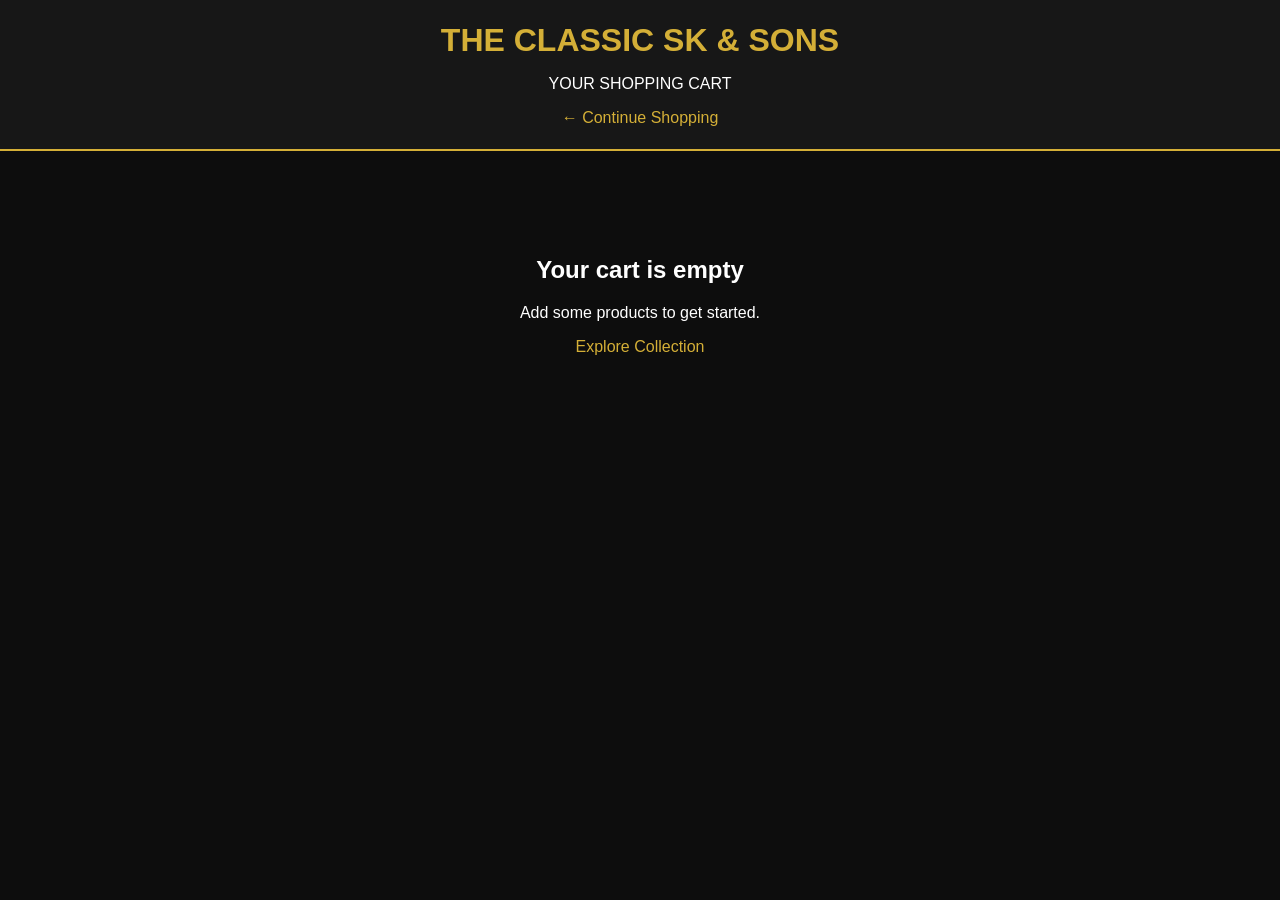
<file: cart.html>
<!DOCTYPE html>
<html lang="en">
<head>
<meta charset="UTF-8">
<meta name="viewport" content="width=device-width, initial-scale=1.0">
<title>Shopping Cart | THE CLASSIC SK & SONS</title>

<style>
* {
    box-sizing: border-box;
}

body {
    margin: 0;
    font-family: Arial, sans-serif;
    background: #0d0d0d;
    color: #fff;
}

header {
    background: #171717;
    padding: 22px;
    text-align: center;
    border-bottom: 2px solid #d4af37;
}

header h1 {
    color: #d4af37;
    margin: 0 0 10px;
}

a {
    color: #d4af37;
    text-decoration: none;
}

main {
    max-width: 1000px;
    margin: 30px auto;
    padding: 15px;
}

.cart-item {
    display: flex;
    align-items: center;
    gap: 18px;
    padding: 18px 0;
    border-bottom: 1px solid #444;
}

.cart-item img {
    width: 100px;
    height: 120px;
    object-fit: cover;
    border-radius: 5px;
}

.details {
    flex: 1;
}

.details h3 {
    margin: 0 0 10px;
}

.price {
    color: #d4af37;
    font-weight: bold;
}

button {
    padding: 9px 13px;
    margin: 4px;
    border: 1px solid #d4af37;
    background: transparent;
    color: #d4af37;
    cursor: pointer;
    border-radius: 4px;
}

button:hover {
    background: #d4af37;
    color: #111;
}

.remove {
    border-color: #e57373;
    color: #e57373;
}

.summary {
    margin-top: 25px;
    padding: 22px;
    background: #191919;
    border: 1px solid #444;
    border-radius: 8px;
    text-align: right;
}

.summary h2 {
    color: #d4af37;
}

.empty {
    text-align: center;
    padding: 40px 10px;
}

@media (max-width: 600px) {
    .cart-item {
        align-items: flex-start;
        flex-wrap: wrap;
    }

    .cart-item img {
        width: 80px;
        height: 100px;
    }

    .summary {
        text-align: center;
    }
}
</style>
</head>

<body>

<header>
    <h1>THE CLASSIC SK &amp; SONS</h1>
    <p>YOUR SHOPPING CART</p>
    <a href="index.html">← Continue Shopping</a>
</header>

<main>
    <div id="cartItems"></div>

    <div class="summary" id="summary" hidden>
        <p>Total Items: <strong id="itemCount">0</strong></p>
        <h2>Total: ₹<span id="total">0</span></h2>
        <button onclick="checkout()">Proceed to Checkout</button>
        <button onclick="clearCart()">Clear Cart</button>
    </div>
</main>

<script>
const CART_KEY = "classicSKCart";

function getCart() {
    try {
        return JSON.parse(localStorage.getItem(CART_KEY)) || [];
    } catch {
        return [];
    }
}

function saveCart(cart) {
    localStorage.setItem(CART_KEY, JSON.stringify(cart));
}

function formatPrice(price) {
    return Number(price).toLocaleString("en-IN", {
        maximumFractionDigits: 2
    });
}

function renderCart() {
    const cart = getCart();
    const container = document.getElementById("cartItems");
    const summary = document.getElementById("summary");

    if (cart.length === 0) {
        container.innerHTML = `
            <div class="empty">
                <h2>Your cart is empty</h2>
                <p>Add some products to get started.</p>
                <a href="index.html">Explore Collection</a>
            </div>`;
        summary.hidden = true;
        return;
    }

    summary.hidden = false;

    container.innerHTML = cart.map((item, index) => `
        <div class="cart-item">
            <img src="${escapeHTML(item.image || "")}"
                 alt="${escapeHTML(item.name)}"
                 onerror="this.style.display='none'">

            <div class="details">
                <h3>${escapeHTML(item.name)}</h3>
                <p class="price">₹${formatPrice(item.price)} each</p>

                <button onclick="changeQty(${index}, -1)">−</button>
                <strong>${item.qty}</strong>
                <button onclick="changeQty(${index}, 1)">+</button>

                <p>Subtotal: ₹${formatPrice(item.price * item.qty)}</p>
                <button class="remove"
                        onclick="removeItem(${index})">Remove</button>
            </div>
        </div>
    `).join("");

    const count = cart.reduce((sum, item) => sum + item.qty, 0);
    const total = cart.reduce(
        (sum, item) => sum + item.price * item.qty, 0
    );

    document.getElementById("itemCount").textContent = count;
    document.getElementById("total").textContent = formatPrice(total);
}

function escapeHTML(value) {
    return String(value).replace(/[&<>"']/g, char => ({
        "&": "&amp;",
        "<": "&lt;",
        ">": "&gt;",
        '"': "&quot;",
        "'": "&#39;"
    })[char]);
}

function changeQty(index, amount) {
    const cart = getCart();

    if (!cart[index]) return;

    cart[index].qty += amount;

    if (cart[index].qty <= 0) {
        cart.splice(index, 1);
    }

    saveCart(cart);
    renderCart();
}

function removeItem(index) {
    const cart = getCart();
    cart.splice(index, 1);
    saveCart(cart);
    renderCart();
}

function clearCart() {
    if (confirm("Are you sure you want to clear your cart?")) {
        saveCart([]);
        renderCart();
    }
}

function checkout() {
    alert("Thank you for shopping with The Classic SK & Sons! Your order has been confirmed.");
}

renderCart();
</script>

</body>
</html>
</file>
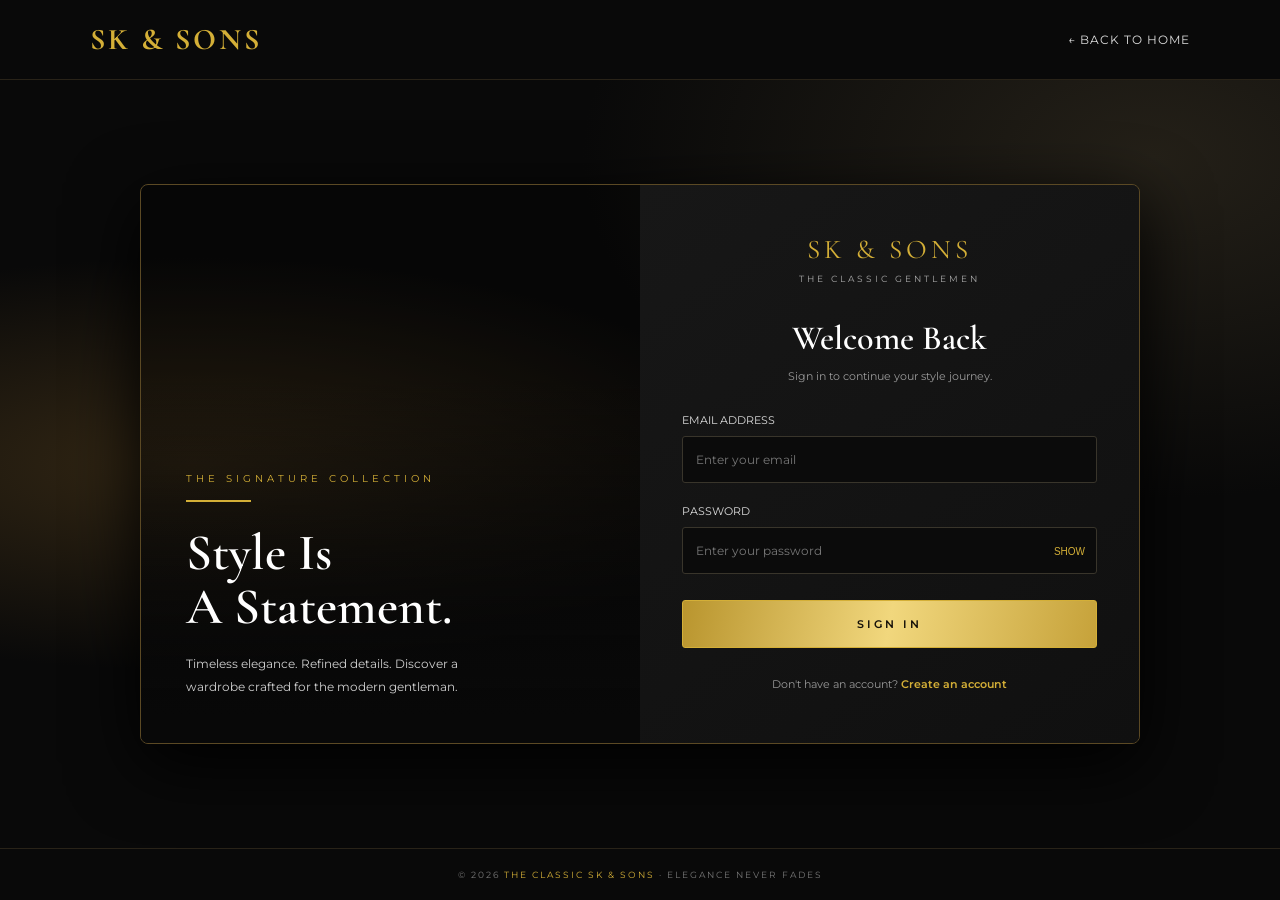
<file: login.html>
<!DOCTYPE html>
<html lang="en">
<head>
<meta charset="UTF-8">
<meta name="viewport" content="width=device-width, initial-scale=1.0">
<title>Login | THE CLASSIC SK & SONS</title>

<link href="https://fonts.googleapis.com/css2?family=Cormorant+Garamond:wght@500;600;700&family=Montserrat:wght@300;400;500;600&display=swap" rel="stylesheet">

<style>
* {
    margin: 0;
    padding: 0;
    box-sizing: border-box;
}

body {
    min-height: 100vh;
    background: #090909;
    color: #fff;
    font-family: 'Montserrat', sans-serif;
    display: flex;
    flex-direction: column;
}

/* NAVBAR */
.navbar {
    height: 80px;
    padding: 0 7%;
    display: flex;
    justify-content: space-between;
    align-items: center;
    border-bottom: 1px solid #292318;
}

.logo {
    color: #d4af37;
    font-family: 'Cormorant Garamond', serif;
    font-size: 30px;
    font-weight: 700;
    letter-spacing: 3px;
}

.navbar a {
    color: #ddd;
    text-decoration: none;
    font-size: 12px;
    letter-spacing: 1px;
}

.navbar a:hover {
    color: #d4af37;
}

/* MAIN LAYOUT */
.main {
    flex: 1;
    display: flex;
    justify-content: center;
    align-items: center;
    padding: 55px 20px;
    background:
        radial-gradient(ellipse at 15% 50%, #332714 0%, transparent 38%),
        radial-gradient(ellipse at 90% 10%, #242018 0%, transparent 35%),
        #090909;
}

.wrapper {
    width: 100%;
    max-width: 1000px;
    min-height: 540px;
    display: grid;
    grid-template-columns: 1fr 1fr;
    border: 1px solid #5b4924;
    border-radius: 8px;
    overflow: hidden;
    box-shadow: 0 20px 70px #000;
}

/* FASHION SIDE */
.fashion {
    position: relative;
    min-height: 540px;
    display: flex;
    flex-direction: column;
    justify-content: flex-end;
    padding: 45px;
    background:
        linear-gradient(to top, #080808 5%, rgba(0,0,0,.3) 65%),
        url('https://images.unsplash.com/photo-1617137968427-85924c800a22?auto=format&fit=crop&w=1000&q=85')
        center/cover no-repeat;
}

.collection {
    color: #d4af37;
    letter-spacing: 4px;
    font-size: 10px;
    margin-bottom: 15px;
}

.fashion h1 {
    font-family: 'Cormorant Garamond', serif;
    font-size: clamp(35px, 4vw, 52px);
    line-height: 1.05;
    font-weight: 600;
    margin-bottom: 18px;
}

.fashion p {
    color: #d0d0d0;
    font-size: 12px;
    line-height: 1.9;
    max-width: 310px;
}

.gold-line {
    width: 65px;
    height: 2px;
    background: #d4af37;
    margin-bottom: 25px;
}

/* LOGIN SIDE */
.login-panel {
    display: flex;
    justify-content: center;
    flex-direction: column;
    padding: 48px 42px;
    background: linear-gradient(145deg, #171717, #101010);
}

.small-logo {
    text-align: center;
    font-family: 'Cormorant Garamond', serif;
    color: #d4af37;
    font-size: 27px;
    letter-spacing: 4px;
}

.subtitle {
    text-align: center;
    color: #aaa;
    font-size: 9px;
    letter-spacing: 3px;
    margin-top: 7px;
}

h2 {
    font-family: 'Cormorant Garamond', serif;
    font-size: 34px;
    text-align: center;
    margin-top: 34px;
    margin-bottom: 8px;
    font-weight: 600;
}

.description {
    text-align: center;
    color: #999;
    font-size: 11px;
    margin-bottom: 28px;
    line-height: 1.7;
}

label {
    display: block;
    color: #ddd;
    font-size: 11px;
    margin-bottom: 9px;
}

.input-group {
    margin-bottom: 21px;
}

.input-box {
    position: relative;
}

input {
    width: 100%;
    height: 47px;
    padding: 0 13px;
    background: #0b0b0b;
    border: 1px solid #39352b;
    border-radius: 3px;
    color: #fff;
    font-family: inherit;
    font-size: 12px;
    outline: none;
    transition: .3s;
}

input:focus {
    border-color: #d4af37;
    box-shadow: 0 0 10px #d4af371c;
}

input::placeholder {
    color: #777;
}

.password-input {
    padding-right: 65px;
}

.toggle {
    position: absolute;
    right: 12px;
    top: 50%;
    transform: translateY(-50%);
    color: #d4af37;
    background: none;
    border: none;
    cursor: pointer;
    font-size: 10px;
}

.submit {
    width: 100%;
    height: 48px;
    margin-top: 5px;
    border: 1px solid #d4af37;
    border-radius: 3px;
    background: linear-gradient(100deg, #b9952e, #f1d77d, #c6a23a);
    color: #15110a;
    font-family: inherit;
    font-size: 11px;
    font-weight: 600;
    letter-spacing: 3px;
    cursor: pointer;
    transition: .3s;
}

.submit:hover {
    background: #fff0ae;
    box-shadow: 0 0 22px #d4af3733;
    transform: translateY(-2px);
}

.message {
    display: none;
    color: #d4af37;
    font-size: 11px;
    text-align: center;
    line-height: 1.7;
    margin-top: 15px;
}

.bottom {
    text-align: center;
    color: #999;
    font-size: 11px;
    margin-top: 25px;
    line-height: 2;
}

.bottom a {
    color: #d4af37;
    text-decoration: none;
    font-weight: 600;
}

.bottom a:hover {
    text-decoration: underline;
}

.footer {
    padding: 20px;
    text-align: center;
    border-top: 1px solid #292318;
    color: #777;
    font-size: 9px;
    letter-spacing: 2px;
}

.footer span {
    color: #d4af37;
}

/* MOBILE */
@media (max-width: 700px) {
    .navbar {
        height: 68px;
        padding: 0 20px;
    }

    .logo {
        font-size: 23px;
    }

    .wrapper {
        max-width: 430px;
        grid-template-columns: 1fr;
    }

    .fashion {
        min-height: 220px;
        padding: 28px;
        background-position: center 40%;
    }

    .fashion h1 {
        font-size: 35px;
    }

    .fashion p {
        font-size: 11px;
    }

    .login-panel {
        padding: 35px 25px;
    }

    .main {
        padding: 28px 15px;
    }
}
</style>
</head>

<body>

<header class="navbar">
    <div class="logo">SK & SONS</div>
    <a href="index.html">← BACK TO HOME</a>
</header>

<main class="main">
    <div class="wrapper">

        <section class="fashion">
            <div class="collection">THE SIGNATURE COLLECTION</div>
            <div class="gold-line"></div>
            <h1>Style Is<br>A Statement.</h1>
            <p>
                Timeless elegance. Refined details.
                Discover a wardrobe crafted for the modern gentleman.
            </p>
        </section>

        <section class="login-panel">
            <div class="small-logo">SK & SONS</div>
            <div class="subtitle">THE CLASSIC GENTLEMEN</div>

            <h2>Welcome Back</h2>
            <p class="description">
                Sign in to continue your style journey.
            </p>

            <form id="loginForm">
                <div class="input-group">
                    <label for="email">EMAIL ADDRESS</label>
                    <input type="email" id="email"
                           placeholder="Enter your email"
                           autocomplete="email" required>
                </div>

                <div class="input-group">
                    <label for="password">PASSWORD</label>
                    <div class="input-box">
                        <input type="password" id="password"
                               class="password-input"
                               placeholder="Enter your password"
                               autocomplete="current-password"
                               required>
                        <button type="button" class="toggle"
                                id="togglePassword">SHOW</button>
                    </div>
                </div>

                <button type="submit" class="submit">SIGN IN</button>

                <p id="formMessage" class="message" role="status"></p>
            </form>

            <div class="bottom">
                Don't have an account?
                <a href="signup.html">Create an account</a>
            </div>
        </section>

    </div>
</main>

<footer class="footer">
    © 2026 <span>THE CLASSIC SK & SONS</span> · ELEGANCE NEVER FADES
</footer>

<script>
const loginForm = document.getElementById("loginForm");
const password = document.getElementById("password");
const message = document.getElementById("formMessage");

document.getElementById("togglePassword").addEventListener("click", function() {
    const isHidden = password.type === "password";
    password.type = isHidden ? "text" : "password";
    this.textContent = isHidden ? "HIDE" : "SHOW";
});

loginForm.addEventListener("submit", function(event) {
    event.preventDefault();

    if (!loginForm.checkValidity()) {
        loginForm.reportValidity();
        return;
    }

    message.style.display = "block";
    message.textContent = "Welcome! Redirecting to the home page...";

    setTimeout(function() {
        window.location.href = "index.html";
    }, 1000);
});
</script>

</body>
</html>
</file>
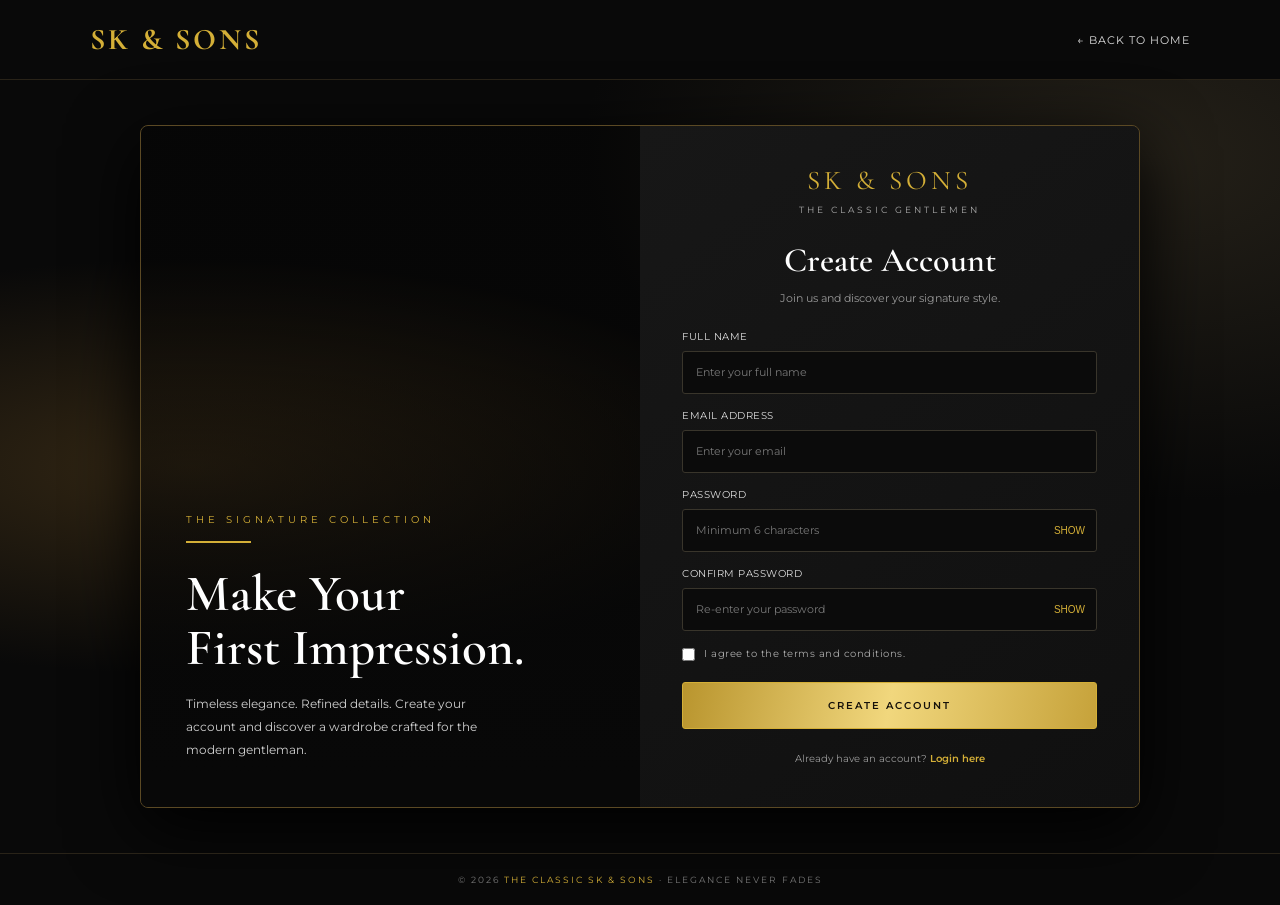
<file: signup.html>
<!DOCTYPE html>
<html lang="en">
<head>
<meta charset="UTF-8">
<meta name="viewport" content="width=device-width, initial-scale=1.0">
<title>Sign Up | THE CLASSIC SK & SONS</title>

<link href="https://fonts.googleapis.com/css2?family=Cormorant+Garamond:wght@500;600;700&family=Montserrat:wght@300;400;500;600&display=swap" rel="stylesheet">

<style>
* {
    margin: 0;
    padding: 0;
    box-sizing: border-box;
}

body {
    min-height: 100vh;
    background: #090909;
    color: white;
    font-family: 'Montserrat', sans-serif;
    display: flex;
    flex-direction: column;
}

/* NAVBAR */
.navbar {
    min-height: 80px;
    padding: 15px 7%;
    display: flex;
    justify-content: space-between;
    align-items: center;
    border-bottom: 1px solid #292318;
}

.logo {
    color: #d4af37;
    font-family: 'Cormorant Garamond', serif;
    font-size: 30px;
    font-weight: 700;
    letter-spacing: 3px;
}

.navbar a {
    color: #ddd;
    text-decoration: none;
    font-size: 11px;
    letter-spacing: 1px;
}

.navbar a:hover {
    color: #d4af37;
}

/* MAIN SECTION */
.main {
    flex: 1;
    display: flex;
    justify-content: center;
    align-items: center;
    padding: 45px 20px;
    background:
        radial-gradient(ellipse at 15% 50%, #332714 0%, transparent 38%),
        radial-gradient(ellipse at 90% 10%, #242018 0%, transparent 35%),
        #090909;
}

.wrapper {
    width: 100%;
    max-width: 1000px;
    display: grid;
    grid-template-columns: 1fr 1fr;
    border: 1px solid #5b4924;
    border-radius: 8px;
    overflow: hidden;
    box-shadow: 0 20px 70px #000;
}

/* LEFT FASHION PANEL */
.fashion {
    position: relative;
    min-height: 650px;
    display: flex;
    flex-direction: column;
    justify-content: flex-end;
    padding: 45px;
    background:
        linear-gradient(to top, #080808 5%, rgba(0,0,0,.3) 65%),
        url('https://images.unsplash.com/photo-1617137968427-85924c800a22?auto=format&fit=crop&w=1000&q=85')
        center/cover no-repeat;
}

.collection {
    color: #d4af37;
    letter-spacing: 4px;
    font-size: 10px;
    margin-bottom: 15px;
}

.fashion h1 {
    font-family: 'Cormorant Garamond', serif;
    font-size: clamp(35px, 4vw, 52px);
    line-height: 1.05;
    font-weight: 600;
    margin-bottom: 18px;
}

.gold-line {
    width: 65px;
    height: 2px;
    background: #d4af37;
    margin-bottom: 25px;
}

.fashion p {
    color: #d0d0d0;
    font-size: 12px;
    line-height: 1.9;
    max-width: 310px;
}

/* SIGNUP PANEL */
.signup-panel {
    display: flex;
    justify-content: center;
    flex-direction: column;
    padding: 38px 42px;
    background: linear-gradient(145deg, #171717, #101010);
}

.small-logo {
    text-align: center;
    font-family: 'Cormorant Garamond', serif;
    color: #d4af37;
    font-size: 27px;
    letter-spacing: 4px;
}

.subtitle {
    text-align: center;
    color: #aaa;
    font-size: 9px;
    letter-spacing: 3px;
    margin-top: 7px;
}

h2 {
    font-family: 'Cormorant Garamond', serif;
    font-size: 34px;
    text-align: center;
    margin-top: 25px;
    margin-bottom: 8px;
    font-weight: 600;
}

.description {
    text-align: center;
    color: #999;
    font-size: 11px;
    margin-bottom: 22px;
    line-height: 1.7;
}

.input-group {
    margin-bottom: 15px;
}

label {
    display: block;
    color: #ddd;
    font-size: 10px;
    letter-spacing: .5px;
    margin-bottom: 8px;
}

input[type="text"],
input[type="email"],
input[type="password"] {
    width: 100%;
    height: 43px;
    padding: 0 13px;
    background: #0b0b0b;
    border: 1px solid #39352b;
    border-radius: 3px;
    color: #fff;
    font-family: inherit;
    font-size: 11px;
    outline: none;
    transition: .3s;
}

input:focus {
    border-color: #d4af37;
    box-shadow: 0 0 10px #d4af371c;
}

input::placeholder {
    color: #777;
}

.password-box {
    position: relative;
}

.password-box input {
    padding-right: 65px;
}

.toggle {
    position: absolute;
    right: 12px;
    top: 50%;
    transform: translateY(-50%);
    color: #d4af37;
    background: none;
    border: none;
    cursor: pointer;
    font-size: 10px;
}

.terms {
    display: flex;
    align-items: flex-start;
    gap: 9px;
    margin: 5px 0 20px;
}

.terms input {
    accent-color: #d4af37;
    margin-top: 2px;
}

.terms label {
    margin: 0;
    color: #aaa;
    font-size: 10px;
    line-height: 1.6;
    cursor: pointer;
}

.submit {
    width: 100%;
    min-height: 47px;
    border: 1px solid #d4af37;
    border-radius: 3px;
    background: linear-gradient(100deg, #b9952e, #f1d77d, #c6a23a);
    color: #15110a;
    font-family: inherit;
    font-size: 10px;
    font-weight: 600;
    letter-spacing: 2px;
    cursor: pointer;
    transition: .3s;
}

.submit:hover {
    background: #fff0ae;
    box-shadow: 0 0 22px #d4af3733;
    transform: translateY(-2px);
}

.message {
    display: none;
    color: #d4af37;
    font-size: 11px;
    text-align: center;
    line-height: 1.7;
    margin-top: 13px;
}

.bottom {
    text-align: center;
    color: #999;
    font-size: 10px;
    margin-top: 20px;
    line-height: 2;
}

.bottom a {
    color: #d4af37;
    text-decoration: none;
    font-weight: 600;
}

.bottom a:hover {
    text-decoration: underline;
}

/* FOOTER */
.footer {
    padding: 20px;
    text-align: center;
    border-top: 1px solid #292318;
    color: #777;
    font-size: 9px;
    letter-spacing: 2px;
}

.footer span {
    color: #d4af37;
}

/* MOBILE RESPONSIVE */
@media (max-width: 700px) {
    .navbar {
        min-height: 68px;
        padding: 15px 20px;
    }

    .logo {
        font-size: 23px;
    }

    .navbar a {
        font-size: 9px;
    }

    .main {
        padding: 25px 15px;
    }

    .wrapper {
        max-width: 430px;
        grid-template-columns: 1fr;
    }

    .fashion {
        min-height: 230px;
        padding: 28px;
        background-position: center 40%;
    }

    .fashion h1 {
        font-size: 35px;
    }

    .fashion p {
        font-size: 11px;
    }

    .signup-panel {
        padding: 35px 25px;
    }

    h2 {
        margin-top: 22px;
    }
}
</style>
</head>

<body>

<header class="navbar">
    <div class="logo">SK & SONS</div>
    <a href="index.html">← BACK TO HOME</a>
</header>

<main class="main">
    <div class="wrapper">

        <section class="fashion">
            <div class="collection">THE SIGNATURE COLLECTION</div>
            <div class="gold-line"></div>

            <h1>Make Your<br>First Impression.</h1>

            <p>
                Timeless elegance. Refined details.
                Create your account and discover a wardrobe
                crafted for the modern gentleman.
            </p>
        </section>

        <section class="signup-panel">

            <div class="small-logo">SK & SONS</div>
            <div class="subtitle">THE CLASSIC GENTLEMEN</div>

            <h2>Create Account</h2>

            <p class="description">
                Join us and discover your signature style.
            </p>

            <form id="signupForm">

                <div class="input-group">
                    <label for="fullName">FULL NAME</label>
                    <input type="text" id="fullName"
                           placeholder="Enter your full name"
                           autocomplete="name" required>
                </div>

                <div class="input-group">
                    <label for="email">EMAIL ADDRESS</label>
                    <input type="email" id="email"
                           placeholder="Enter your email"
                           autocomplete="email" required>
                </div>

                <div class="input-group">
                    <label for="password">PASSWORD</label>
                    <div class="password-box">
                        <input type="password" id="password"
                               placeholder="Minimum 6 characters"
                               minlength="6"
                               autocomplete="new-password" required>
                        <button type="button" class="toggle"
                                onclick="togglePassword('password', this)">
                            SHOW
                        </button>
                    </div>
                </div>

                <div class="input-group">
                    <label for="confirmPassword">CONFIRM PASSWORD</label>
                    <div class="password-box">
                        <input type="password" id="confirmPassword"
                               placeholder="Re-enter your password"
                               minlength="6"
                               autocomplete="new-password" required>
                        <button type="button" class="toggle"
                                onclick="togglePassword('confirmPassword', this)">
                            SHOW
                        </button>
                    </div>
                </div>

                <div class="terms">
                    <input type="checkbox" id="terms" required>
                    <label for="terms">
                        I agree to the terms and conditions.
                    </label>
                </div>

                <button type="submit" class="submit">
                    CREATE ACCOUNT
                </button>

                <p class="message" id="formMessage" role="status"></p>

            </form>

            <div class="bottom">
                Already have an account?
                <a href="login.html">Login here</a>
            </div>

        </section>
    </div>
</main>

<footer class="footer">
    © 2026 <span>THE CLASSIC SK & SONS</span> · ELEGANCE NEVER FADES
</footer>

<script>
function togglePassword(id, button) {
    const field = document.getElementById(id);

    if (field.type === "password") {
        field.type = "text";
        button.textContent = "HIDE";
    } else {
        field.type = "password";
        button.textContent = "SHOW";
    }
}

document.getElementById("signupForm").addEventListener("submit", function(event) {
    event.preventDefault();

    const form = this;
    const password = document.getElementById("password").value;
    const confirmPassword = document.getElementById("confirmPassword").value;
    const message = document.getElementById("formMessage");

    if (!form.checkValidity()) {
        form.reportValidity();
        return;
    }

    if (password !== confirmPassword) {
        message.style.display = "block";
        message.style.color = "#ff7777";
        message.textContent = "Passwords do not match. Please try again.";
        return;
    }

    message.style.display = "block";
    message.style.color = "#d4af37";
    message.textContent = "Details accepted! Redirecting to login...";

    setTimeout(function() {
        window.location.href = "login.html";
    }, 1000);
});
</script>

</body>
</html>
</file>
